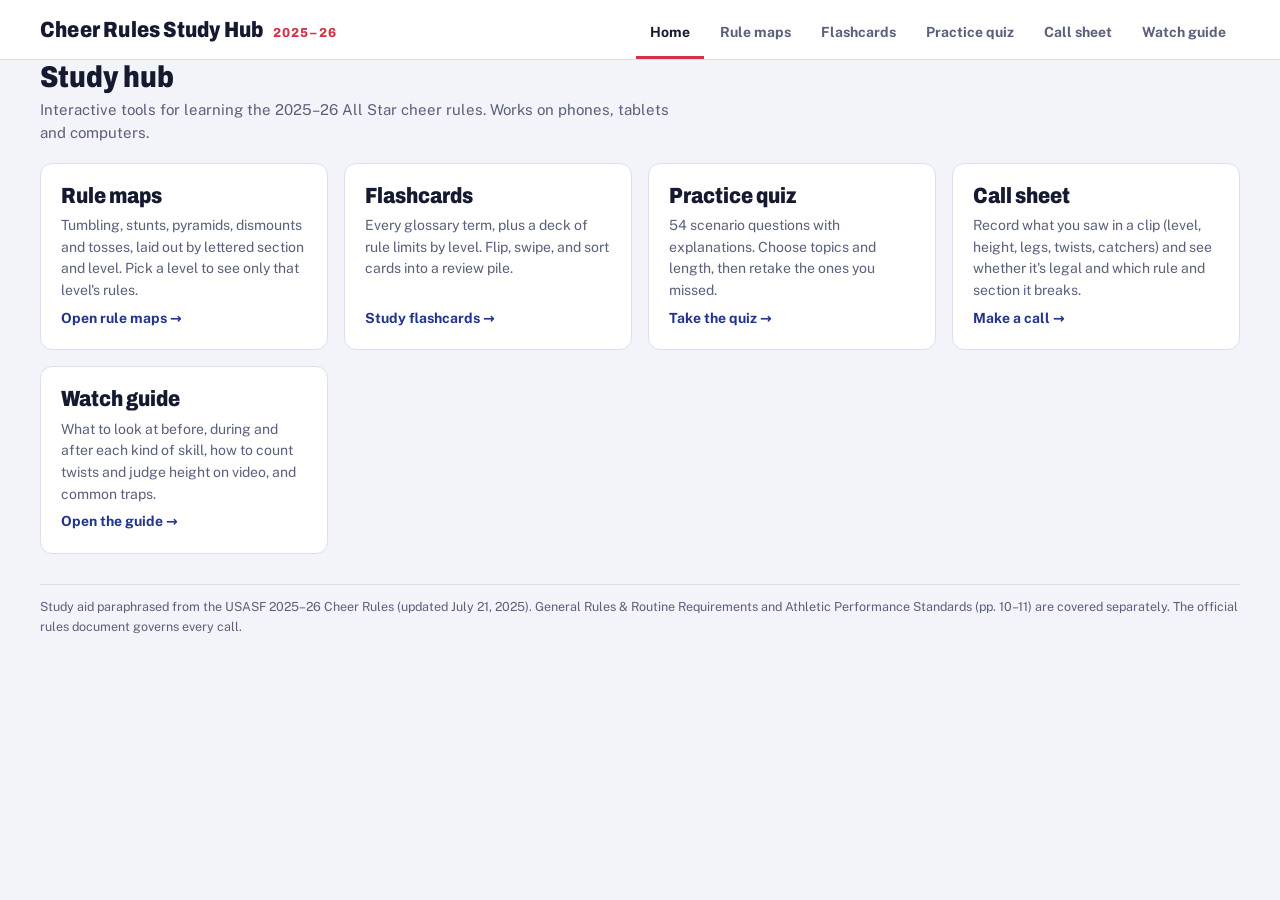
<file: index.html>
<!DOCTYPE html>
<html lang="en">
<head>
<meta charset="utf-8">
<meta name="viewport" content="width=device-width, initial-scale=1">
<meta name="description" content="Interactive study tools for the 2025-26 All Star cheer rules">
<meta name="theme-color" content="#22348c">
<meta name="apple-mobile-web-app-capable" content="yes">
<meta name="mobile-web-app-capable" content="yes">
<title>Cheer Rules 25-26 Study Hub</title>
<link rel="icon" href="data:image/svg+xml,%3Csvg xmlns='http://www.w3.org/2000/svg' viewBox='0 0 64 64'%3E%3Crect width='64' height='64' rx='14' fill='%2322348c'/%3E%3Ctext x='32' y='43' font-family='Arial' font-weight='900' font-size='28' fill='%23fff' text-anchor='middle'%3E25%3C/text%3E%3C/svg%3E">
<link rel="apple-touch-icon" href="data:image/svg+xml,%3Csvg xmlns='http://www.w3.org/2000/svg' viewBox='0 0 64 64'%3E%3Crect width='64' height='64' rx='14' fill='%2322348c'/%3E%3Ctext x='32' y='43' font-family='Arial' font-weight='900' font-size='28' fill='%23fff' text-anchor='middle'%3E25%3C/text%3E%3C/svg%3E">
<link rel="preconnect" href="https://fonts.googleapis.com">
<link rel="preconnect" href="https://fonts.gstatic.com" crossorigin>
<link href="https://fonts.googleapis.com/css2?family=Archivo:wdth,wght@62..125,500..900&family=Public+Sans:ital,wght@0,400;0,600;0,700;1,400&display=swap" rel="stylesheet">
<link rel="stylesheet" href="assets/style.css">
</head>
<body>
<header class="top"><div class="wrap">
  <div class="brand"><h1><a href="index.html">Cheer Rules Study Hub</a></h1><span class="yr">2025–26</span></div>
  <nav class="tabs" aria-label="Pages"><a href="index.html" aria-current="page">Home</a><a href="rule-maps.html">Rule maps</a><a href="flashcards.html">Flashcards</a><a href="quiz.html">Practice quiz</a><a href="call-sheet.html">Call sheet</a><a href="watch-guide.html">Watch guide</a></nav>
</div></header>
<main class="wrap">
<div class="intro"><div><h2>Study hub</h2><p>Interactive tools for learning the 2025–26 All Star cheer rules. Works on phones, tablets and computers.</p></div></div>
<div class="home">
  <a class="tile" href="rule-maps.html"><h3>Rule maps</h3><p>Tumbling, stunts, pyramids, dismounts and tosses, laid out by lettered section and level. Pick a level to see only that level's rules.</p><span class="go">Open rule maps →</span></a>
  <a class="tile" href="flashcards.html"><h3>Flashcards</h3><p>Every glossary term, plus a deck of rule limits by level. Flip, swipe, and sort cards into a review pile.</p><span class="go">Study flashcards →</span></a>
  <a class="tile" href="quiz.html"><h3>Practice quiz</h3><p>54 scenario questions with explanations. Choose topics and length, then retake the ones you missed.</p><span class="go">Take the quiz →</span></a>
  <a class="tile" href="call-sheet.html"><h3>Call sheet</h3><p>Record what you saw in a clip (level, height, legs, twists, catchers) and see whether it's legal and which rule and section it breaks.</p><span class="go">Make a call →</span></a>
  <a class="tile" href="watch-guide.html"><h3>Watch guide</h3><p>What to look at before, during and after each kind of skill, how to count twists and judge height on video, and common traps.</p><span class="go">Open the guide →</span></a>
</div>
  <p class="disclaimer">Study aid paraphrased from the USASF 2025–26 Cheer Rules (updated July 21, 2025). General Rules &amp; Routine Requirements and Athletic Performance Standards (pp. 10–11) are covered separately. The official rules document governs every call.</p>
</main>

</body>
</html>
</file>
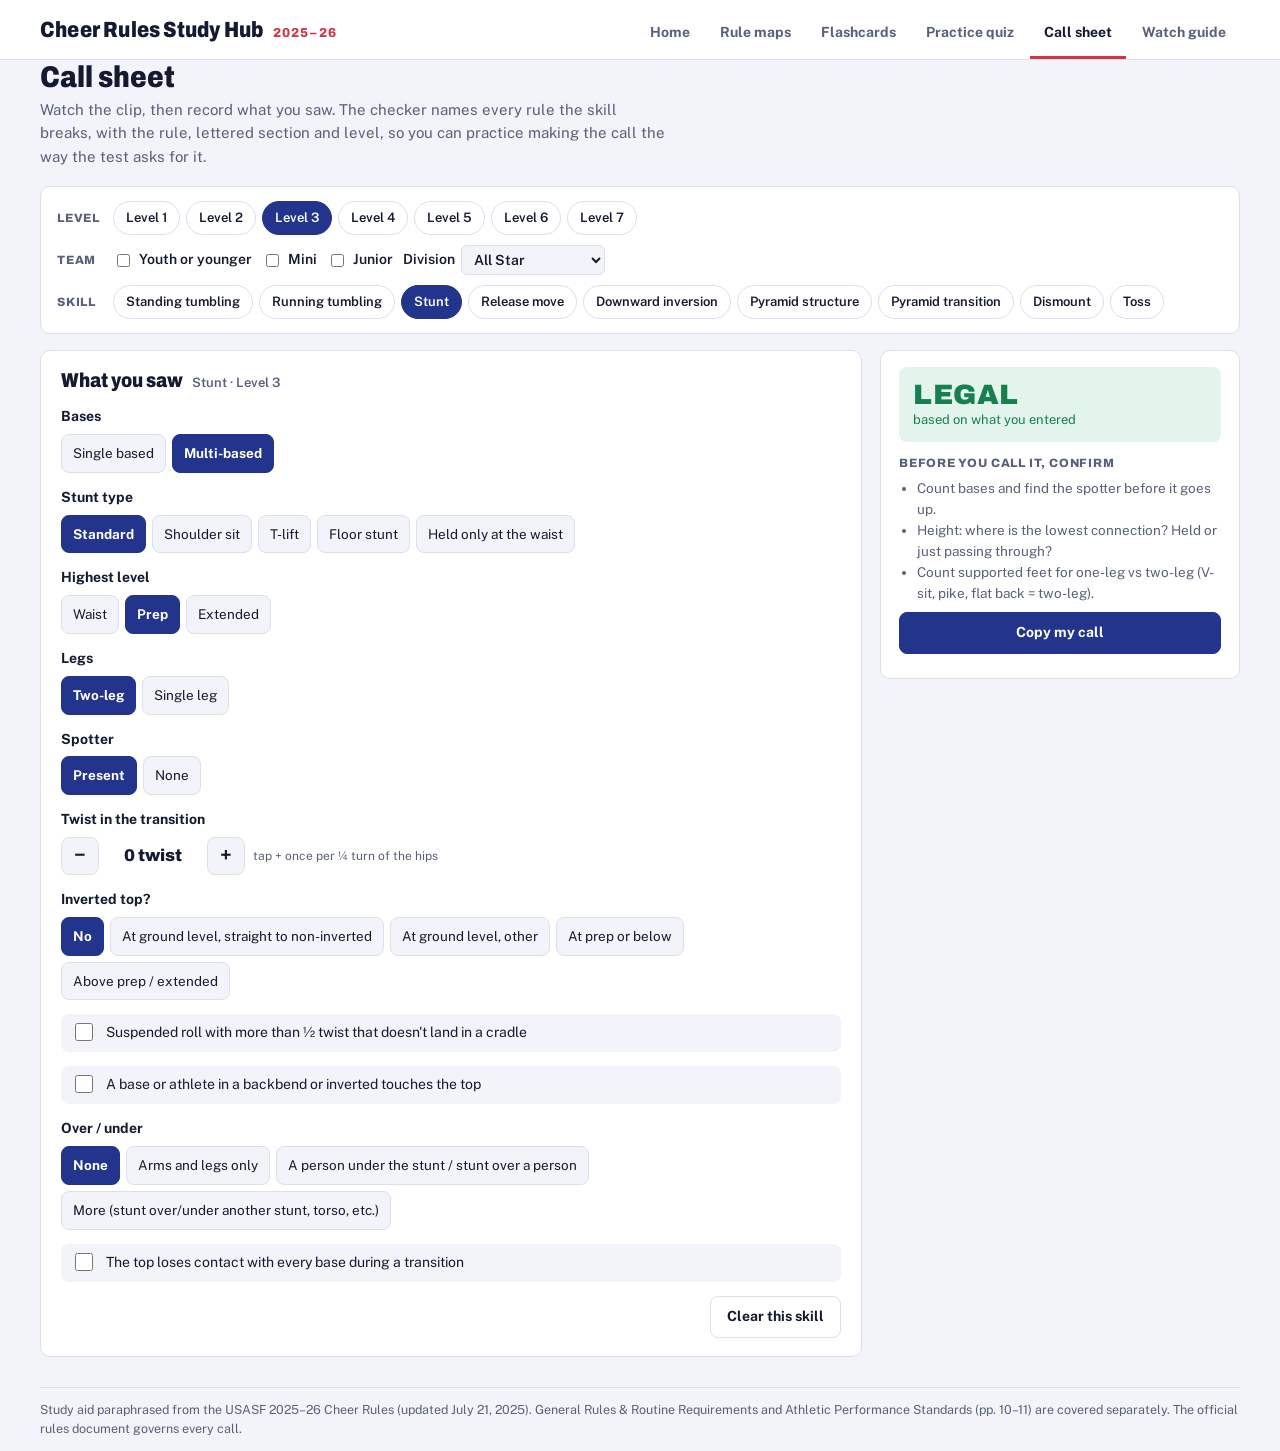
<file: call-sheet.html>
<!DOCTYPE html>
<html lang="en">
<head>
<meta charset="utf-8">
<meta name="viewport" content="width=device-width, initial-scale=1">
<meta name="description" content="Record what you saw in a clip and see which rules it breaks">
<meta name="theme-color" content="#22348c">
<meta name="apple-mobile-web-app-capable" content="yes">
<meta name="mobile-web-app-capable" content="yes">
<title>Call Sheet · Cheer Rules 25-26</title>
<link rel="icon" href="data:image/svg+xml,%3Csvg xmlns='http://www.w3.org/2000/svg' viewBox='0 0 64 64'%3E%3Crect width='64' height='64' rx='14' fill='%2322348c'/%3E%3Ctext x='32' y='43' font-family='Arial' font-weight='900' font-size='28' fill='%23fff' text-anchor='middle'%3E25%3C/text%3E%3C/svg%3E">
<link rel="apple-touch-icon" href="data:image/svg+xml,%3Csvg xmlns='http://www.w3.org/2000/svg' viewBox='0 0 64 64'%3E%3Crect width='64' height='64' rx='14' fill='%2322348c'/%3E%3Ctext x='32' y='43' font-family='Arial' font-weight='900' font-size='28' fill='%23fff' text-anchor='middle'%3E25%3C/text%3E%3C/svg%3E">
<link rel="preconnect" href="https://fonts.googleapis.com">
<link rel="preconnect" href="https://fonts.gstatic.com" crossorigin>
<link href="https://fonts.googleapis.com/css2?family=Archivo:wdth,wght@62..125,500..900&family=Public+Sans:ital,wght@0,400;0,600;0,700;1,400&display=swap" rel="stylesheet">
<link rel="stylesheet" href="assets/style.css">
</head>
<body>
<header class="top"><div class="wrap">
  <div class="brand"><h1><a href="index.html">Cheer Rules Study Hub</a></h1><span class="yr">2025–26</span></div>
  <nav class="tabs" aria-label="Pages"><a href="index.html">Home</a><a href="rule-maps.html">Rule maps</a><a href="flashcards.html">Flashcards</a><a href="quiz.html">Practice quiz</a><a href="call-sheet.html" aria-current="page">Call sheet</a><a href="watch-guide.html">Watch guide</a></nav>
</div></header>
<main class="wrap">
<div class="intro"><div><h2>Call sheet</h2><p>Watch the clip, then record what you saw. The checker names every rule the skill breaks, with the rule, lettered section and level, so you can practice making the call the way the test asks for it.</p></div></div>
<div id="callsheet"></div>
  <p class="disclaimer">Study aid paraphrased from the USASF 2025–26 Cheer Rules (updated July 21, 2025). General Rules &amp; Routine Requirements and Athletic Performance Standards (pp. 10–11) are covered separately. The official rules document governs every call.</p>
</main>
<script src="assets/engine.js"></script>
<script src="assets/callsheet.js"></script>
</body>
</html>
</file>
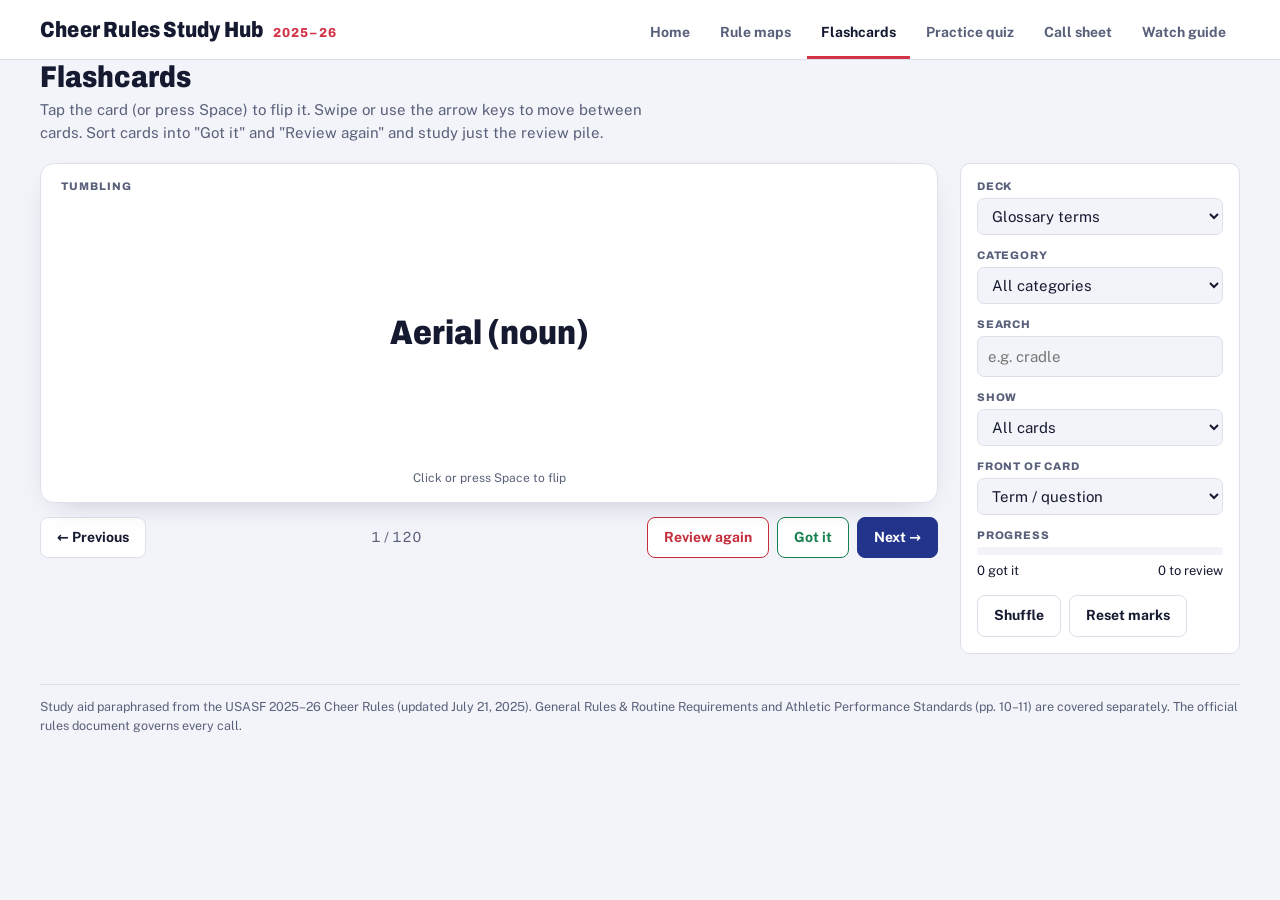
<file: flashcards.html>
<!DOCTYPE html>
<html lang="en">
<head>
<meta charset="utf-8">
<meta name="viewport" content="width=device-width, initial-scale=1">
<meta name="description" content="Glossary and rule flashcards">
<meta name="theme-color" content="#22348c">
<meta name="apple-mobile-web-app-capable" content="yes">
<meta name="mobile-web-app-capable" content="yes">
<title>Flashcards · Cheer Rules 25-26</title>
<link rel="icon" href="data:image/svg+xml,%3Csvg xmlns='http://www.w3.org/2000/svg' viewBox='0 0 64 64'%3E%3Crect width='64' height='64' rx='14' fill='%2322348c'/%3E%3Ctext x='32' y='43' font-family='Arial' font-weight='900' font-size='28' fill='%23fff' text-anchor='middle'%3E25%3C/text%3E%3C/svg%3E">
<link rel="apple-touch-icon" href="data:image/svg+xml,%3Csvg xmlns='http://www.w3.org/2000/svg' viewBox='0 0 64 64'%3E%3Crect width='64' height='64' rx='14' fill='%2322348c'/%3E%3Ctext x='32' y='43' font-family='Arial' font-weight='900' font-size='28' fill='%23fff' text-anchor='middle'%3E25%3C/text%3E%3C/svg%3E">
<link rel="preconnect" href="https://fonts.googleapis.com">
<link rel="preconnect" href="https://fonts.gstatic.com" crossorigin>
<link href="https://fonts.googleapis.com/css2?family=Archivo:wdth,wght@62..125,500..900&family=Public+Sans:ital,wght@0,400;0,600;0,700;1,400&display=swap" rel="stylesheet">
<link rel="stylesheet" href="assets/style.css">
</head>
<body>
<header class="top"><div class="wrap">
  <div class="brand"><h1><a href="index.html">Cheer Rules Study Hub</a></h1><span class="yr">2025–26</span></div>
  <nav class="tabs" aria-label="Pages"><a href="index.html">Home</a><a href="rule-maps.html">Rule maps</a><a href="flashcards.html" aria-current="page">Flashcards</a><a href="quiz.html">Practice quiz</a><a href="call-sheet.html">Call sheet</a><a href="watch-guide.html">Watch guide</a></nav>
</div></header>
<main class="wrap">
<section>
    <div class="intro"><div><h2>Flashcards</h2><p>Tap the card (or press Space) to flip it. Swipe or use the arrow keys to move between cards. Sort cards into "Got it" and "Review again" and study just the review pile.</p></div></div>
    <div class="fc-wrap">
      <div>
        <div class="fc-stage"><div class="card" id="card" tabindex="0" role="button" aria-label="Flip card">
          <div class="face front"><span class="k" id="fcCat"></span><div class="term" id="fcFront"></div><div class="hint">Click or press Space to flip</div></div>
          <div class="face back"><span class="k" id="fcCat2"></span><div class="def" id="fcBack"></div></div>
        </div></div>
        <p class="swipehint">Tap to flip · swipe left or right for the next card</p>
        <div class="fc-ctl">
          <button class="btn" id="fcPrev">← Previous</button>
          <span class="count" id="fcCount"></span>
          <div style="display:flex;gap:8px"><button class="btn again" id="fcAgain">Review again</button><button class="btn good" id="fcGood">Got it</button><button class="btn pri" id="fcNext">Next →</button></div>
        </div>
      </div>
      <aside class="side">
        <div><label for="fcDeck">Deck</label><select id="fcDeck"><option value="g">Glossary terms</option><option value="r">Rule limits</option></select></div>
        <div><label for="fcFilter">Category</label><select id="fcFilter"></select></div>
        <div><label for="fcSearch">Search</label><input type="search" id="fcSearch" placeholder="e.g. cradle"></div>
        <div><label for="fcPile">Show</label><select id="fcPile"><option value="all">All cards</option><option value="review">Review pile only</option><option value="new">Not yet marked</option></select></div>
        <div><label for="fcSide">Front of card</label><select id="fcSide"><option value="term">Term / question</option><option value="def">Definition / answer</option></select></div>
        <div><label>Progress</label><div class="prog"><i id="fcBar" style="width:0"></i></div>
          <div class="stat" style="margin-top:6px"><span id="fcGot">0 got it</span><span id="fcRev">0 to review</span></div></div>
        <div style="display:flex;gap:8px"><button class="btn" id="fcShuffle">Shuffle</button><button class="btn" id="fcReset">Reset marks</button></div>
      </aside>
    </div>
  </section>
  <p class="disclaimer">Study aid paraphrased from the USASF 2025–26 Cheer Rules (updated July 21, 2025). General Rules &amp; Routine Requirements and Athletic Performance Standards (pp. 10–11) are covered separately. The official rules document governs every call.</p>
</main>
<script src="assets/data.js"></script>
<script src="assets/app.js"></script>
</body>
</html>
</file>
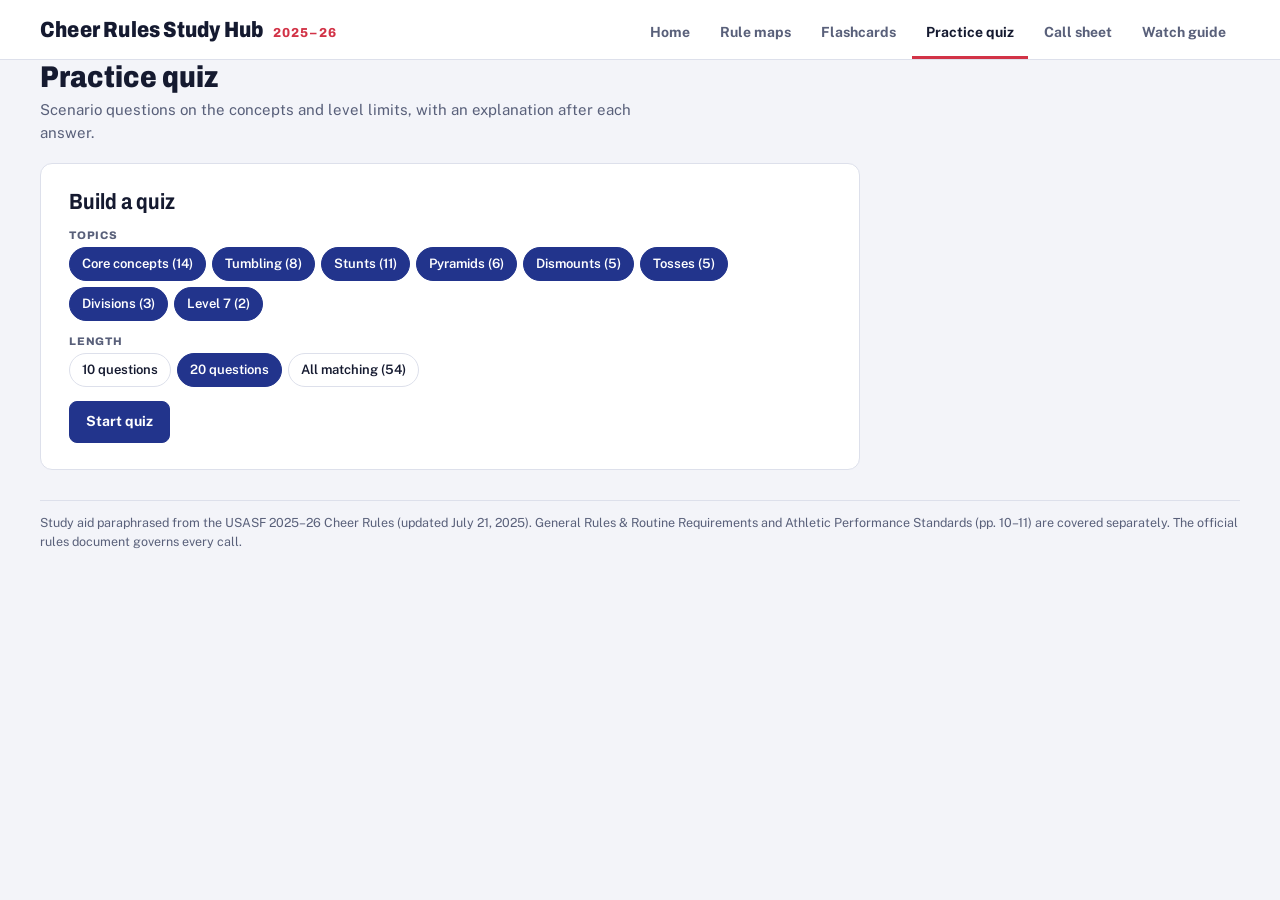
<file: quiz.html>
<!DOCTYPE html>
<html lang="en">
<head>
<meta charset="utf-8">
<meta name="viewport" content="width=device-width, initial-scale=1">
<meta name="description" content="Practice quiz on the 2025-26 cheer rules">
<meta name="theme-color" content="#22348c">
<meta name="apple-mobile-web-app-capable" content="yes">
<meta name="mobile-web-app-capable" content="yes">
<title>Practice Quiz · Cheer Rules 25-26</title>
<link rel="icon" href="data:image/svg+xml,%3Csvg xmlns='http://www.w3.org/2000/svg' viewBox='0 0 64 64'%3E%3Crect width='64' height='64' rx='14' fill='%2322348c'/%3E%3Ctext x='32' y='43' font-family='Arial' font-weight='900' font-size='28' fill='%23fff' text-anchor='middle'%3E25%3C/text%3E%3C/svg%3E">
<link rel="apple-touch-icon" href="data:image/svg+xml,%3Csvg xmlns='http://www.w3.org/2000/svg' viewBox='0 0 64 64'%3E%3Crect width='64' height='64' rx='14' fill='%2322348c'/%3E%3Ctext x='32' y='43' font-family='Arial' font-weight='900' font-size='28' fill='%23fff' text-anchor='middle'%3E25%3C/text%3E%3C/svg%3E">
<link rel="preconnect" href="https://fonts.googleapis.com">
<link rel="preconnect" href="https://fonts.gstatic.com" crossorigin>
<link href="https://fonts.googleapis.com/css2?family=Archivo:wdth,wght@62..125,500..900&family=Public+Sans:ital,wght@0,400;0,600;0,700;1,400&display=swap" rel="stylesheet">
<link rel="stylesheet" href="assets/style.css">
</head>
<body>
<header class="top"><div class="wrap">
  <div class="brand"><h1><a href="index.html">Cheer Rules Study Hub</a></h1><span class="yr">2025–26</span></div>
  <nav class="tabs" aria-label="Pages"><a href="index.html">Home</a><a href="rule-maps.html">Rule maps</a><a href="flashcards.html">Flashcards</a><a href="quiz.html" aria-current="page">Practice quiz</a><a href="call-sheet.html">Call sheet</a><a href="watch-guide.html">Watch guide</a></nav>
</div></header>
<main class="wrap">
<section>
    <div class="intro"><div><h2>Practice quiz</h2><p>Scenario questions on the concepts and level limits, with an explanation after each answer.</p></div></div>
    <div class="qbox" id="quizBox"></div>
  </section>
  <p class="disclaimer">Study aid paraphrased from the USASF 2025–26 Cheer Rules (updated July 21, 2025). General Rules &amp; Routine Requirements and Athletic Performance Standards (pp. 10–11) are covered separately. The official rules document governs every call.</p>
</main>
<script src="assets/data.js"></script>
<script src="assets/app.js"></script>
</body>
</html>
</file>
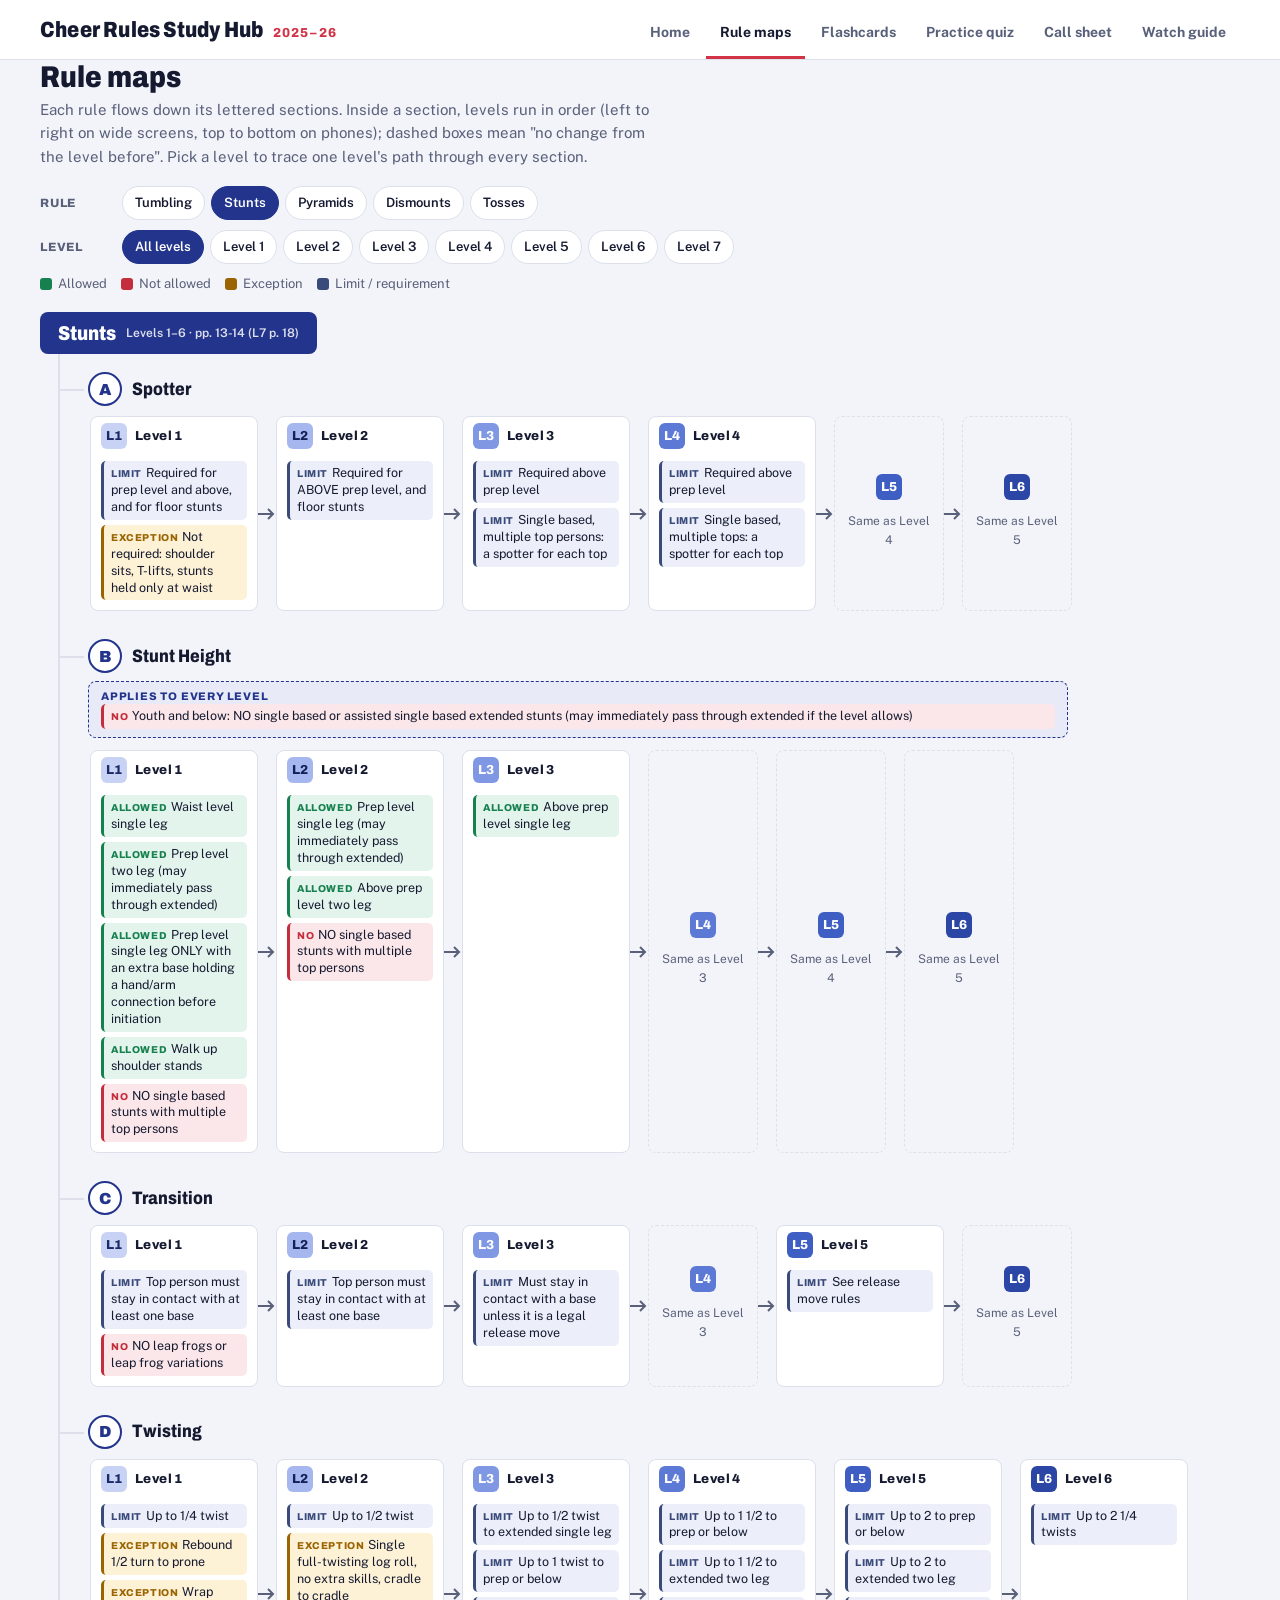
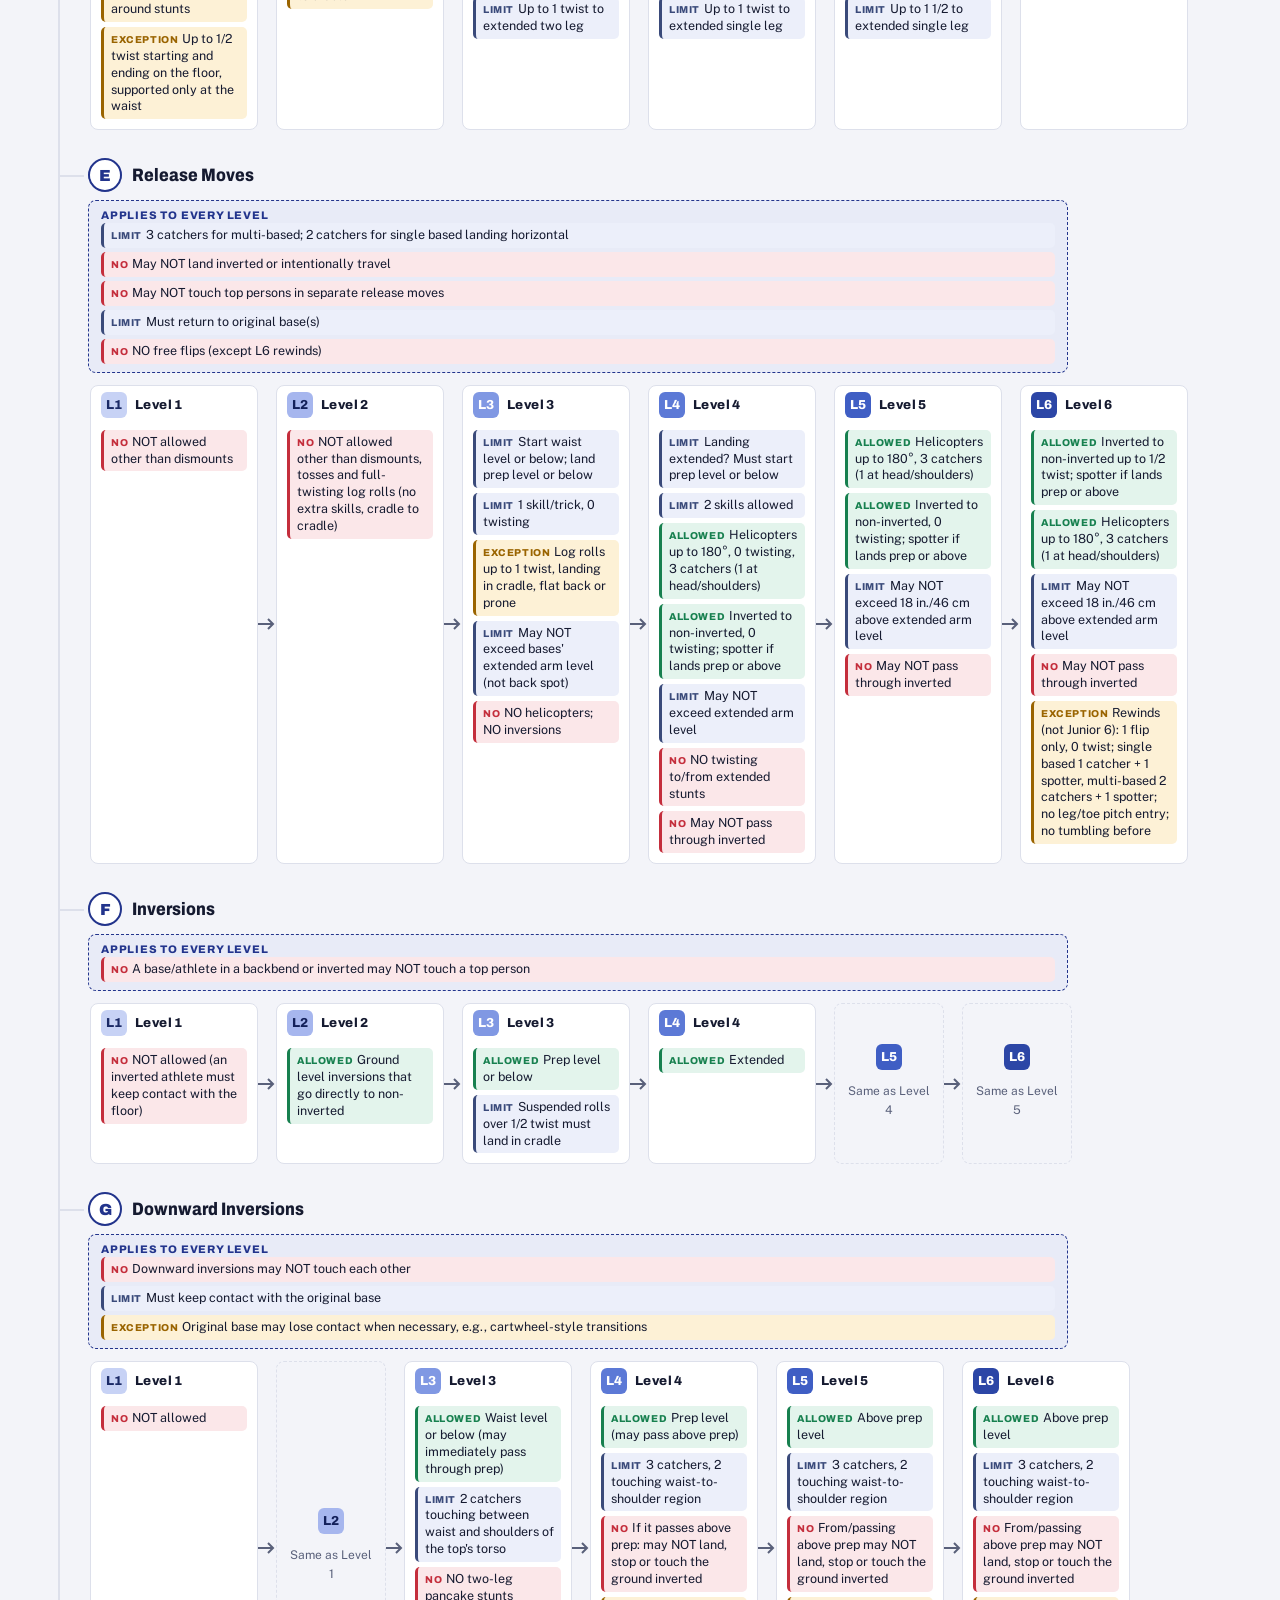
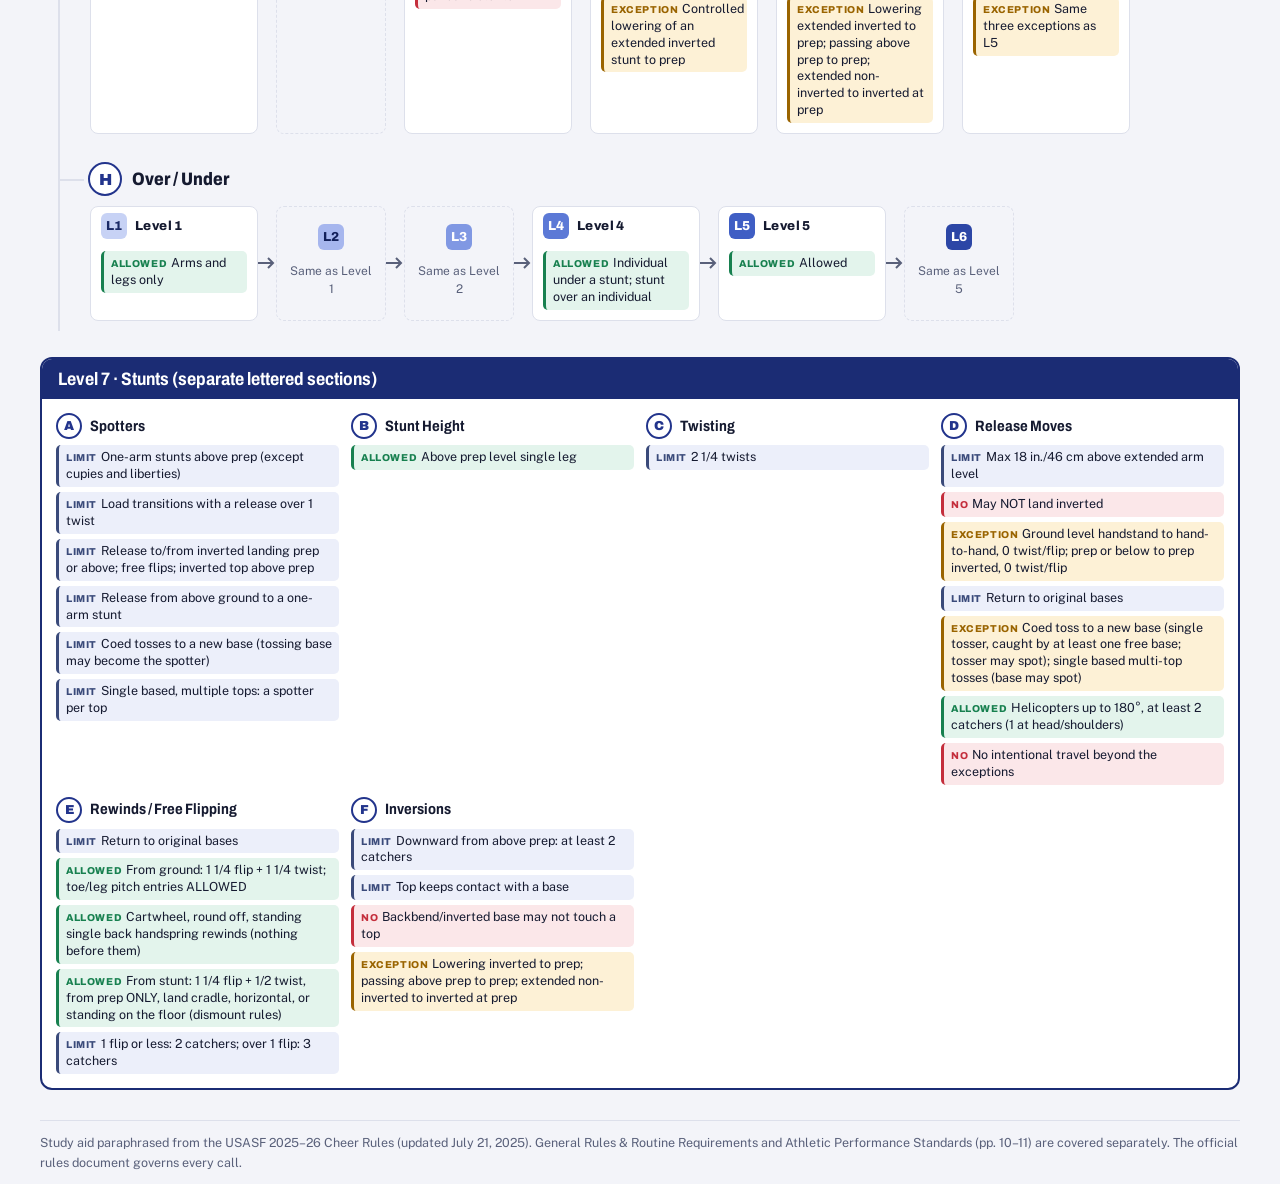
<file: rule-maps.html>
<!DOCTYPE html>
<html lang="en">
<head>
<meta charset="utf-8">
<meta name="viewport" content="width=device-width, initial-scale=1">
<meta name="description" content="Rule maps by section and level">
<meta name="theme-color" content="#22348c">
<meta name="apple-mobile-web-app-capable" content="yes">
<meta name="mobile-web-app-capable" content="yes">
<title>Rule Maps · Cheer Rules 25-26</title>
<link rel="icon" href="data:image/svg+xml,%3Csvg xmlns='http://www.w3.org/2000/svg' viewBox='0 0 64 64'%3E%3Crect width='64' height='64' rx='14' fill='%2322348c'/%3E%3Ctext x='32' y='43' font-family='Arial' font-weight='900' font-size='28' fill='%23fff' text-anchor='middle'%3E25%3C/text%3E%3C/svg%3E">
<link rel="apple-touch-icon" href="data:image/svg+xml,%3Csvg xmlns='http://www.w3.org/2000/svg' viewBox='0 0 64 64'%3E%3Crect width='64' height='64' rx='14' fill='%2322348c'/%3E%3Ctext x='32' y='43' font-family='Arial' font-weight='900' font-size='28' fill='%23fff' text-anchor='middle'%3E25%3C/text%3E%3C/svg%3E">
<link rel="preconnect" href="https://fonts.googleapis.com">
<link rel="preconnect" href="https://fonts.gstatic.com" crossorigin>
<link href="https://fonts.googleapis.com/css2?family=Archivo:wdth,wght@62..125,500..900&family=Public+Sans:ital,wght@0,400;0,600;0,700;1,400&display=swap" rel="stylesheet">
<link rel="stylesheet" href="assets/style.css">
</head>
<body>
<header class="top"><div class="wrap">
  <div class="brand"><h1><a href="index.html">Cheer Rules Study Hub</a></h1><span class="yr">2025–26</span></div>
  <nav class="tabs" aria-label="Pages"><a href="index.html">Home</a><a href="rule-maps.html" aria-current="page">Rule maps</a><a href="flashcards.html">Flashcards</a><a href="quiz.html">Practice quiz</a><a href="call-sheet.html">Call sheet</a><a href="watch-guide.html">Watch guide</a></nav>
</div></header>
<main class="wrap">
<section>
    <div class="intro"><div><h2>Rule maps</h2><p>Each rule flows down its lettered sections. Inside a section, levels run in order (left to right on wide screens, top to bottom on phones); dashed boxes mean "no change from the level before". Pick a level to trace one level's path through every section.</p></div></div>
    <div class="maptools">
      <div class="row"><span class="lbl">Rule</span><div class="chips" id="ruleChips"></div></div>
      <div class="row"><span class="lbl">Level</span><div class="chips" id="lvlChips"></div></div>
      <div class="legend"><span><i class="sw" style="background:var(--ok)"></i>Allowed</span><span><i class="sw" style="background:var(--no)"></i>Not allowed</span><span><i class="sw" style="background:var(--exc)"></i>Exception</span><span><i class="sw" style="background:var(--req)"></i>Limit / requirement</span></div>
    </div>
    <div id="flow" class="flow"></div>
  </section>
  <p class="disclaimer">Study aid paraphrased from the USASF 2025–26 Cheer Rules (updated July 21, 2025). General Rules &amp; Routine Requirements and Athletic Performance Standards (pp. 10–11) are covered separately. The official rules document governs every call.</p>
</main>
<script src="assets/data.js"></script>
<script src="assets/app.js"></script>
</body>
</html>
</file>
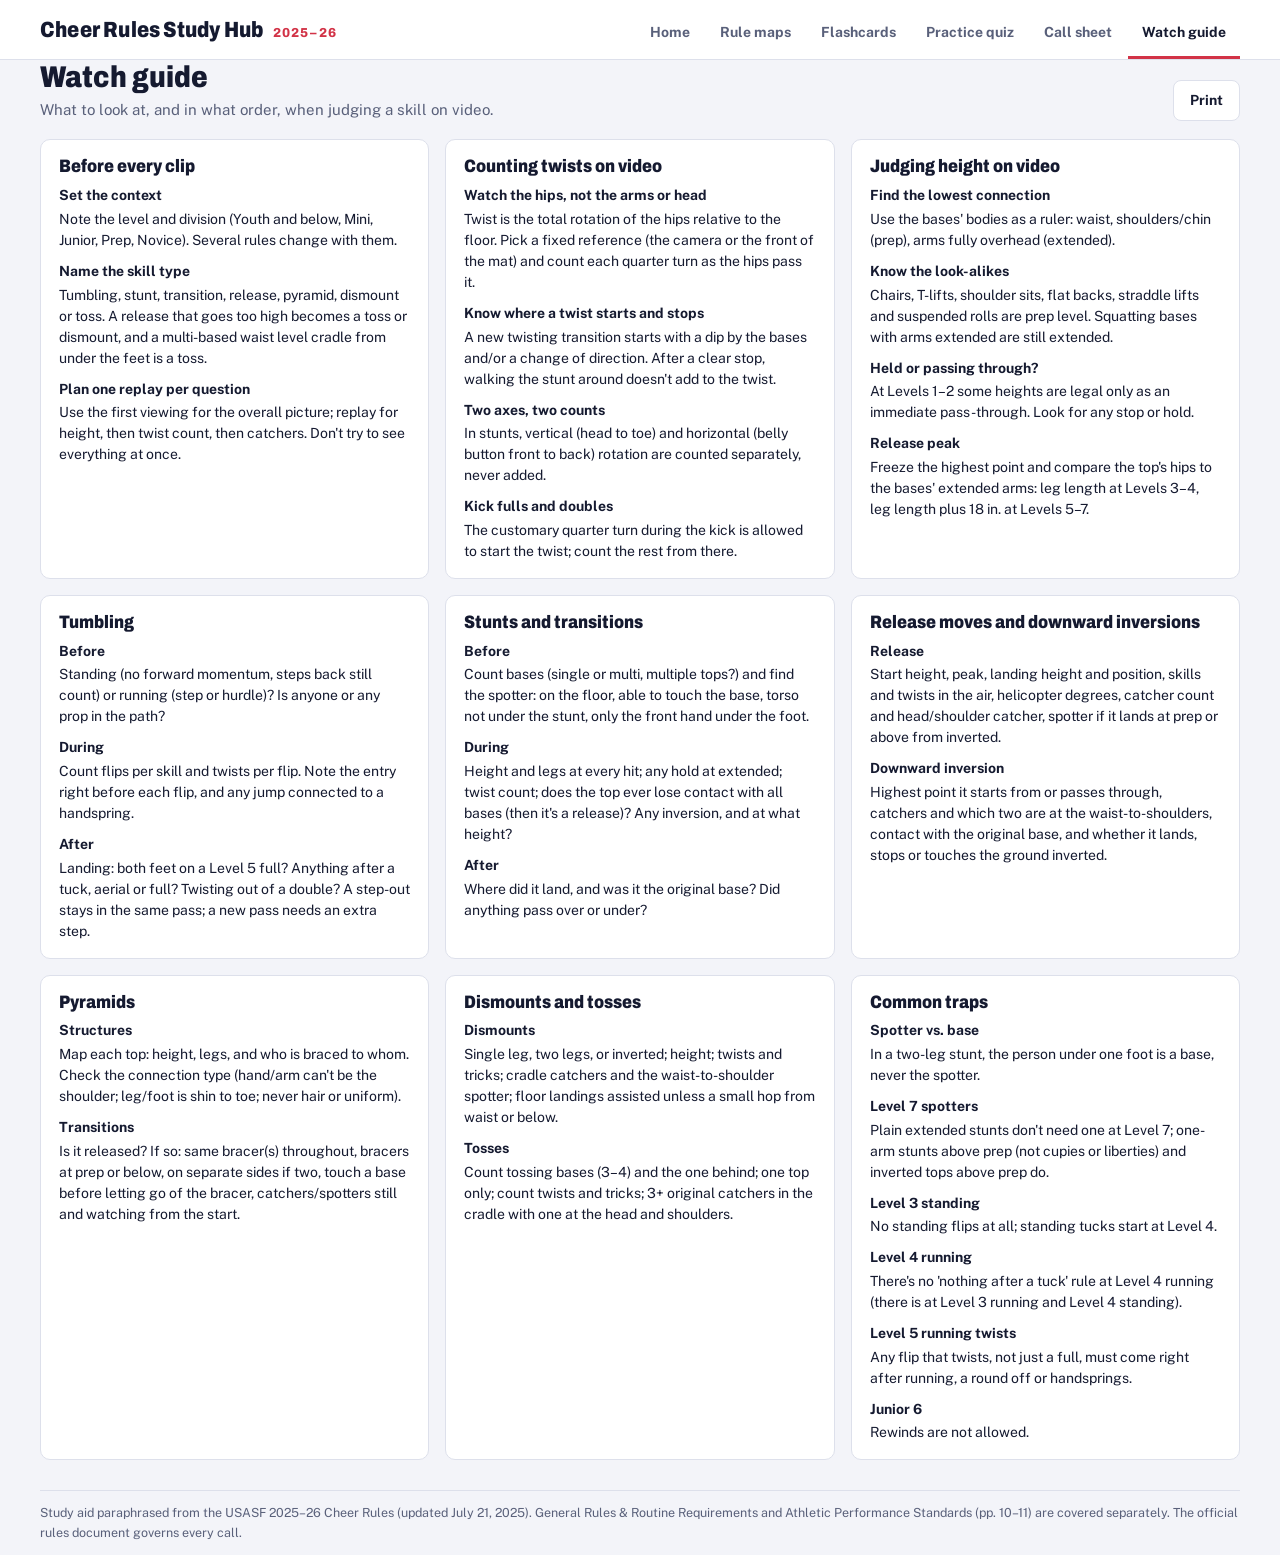
<file: watch-guide.html>
<!DOCTYPE html>
<html lang="en">
<head>
<meta charset="utf-8">
<meta name="viewport" content="width=device-width, initial-scale=1">
<meta name="description" content="What to look at when judging a skill on video">
<meta name="theme-color" content="#22348c">
<meta name="apple-mobile-web-app-capable" content="yes">
<meta name="mobile-web-app-capable" content="yes">
<title>Watch Guide · Cheer Rules 25-26</title>
<link rel="icon" href="data:image/svg+xml,%3Csvg xmlns='http://www.w3.org/2000/svg' viewBox='0 0 64 64'%3E%3Crect width='64' height='64' rx='14' fill='%2322348c'/%3E%3Ctext x='32' y='43' font-family='Arial' font-weight='900' font-size='28' fill='%23fff' text-anchor='middle'%3E25%3C/text%3E%3C/svg%3E">
<link rel="apple-touch-icon" href="data:image/svg+xml,%3Csvg xmlns='http://www.w3.org/2000/svg' viewBox='0 0 64 64'%3E%3Crect width='64' height='64' rx='14' fill='%2322348c'/%3E%3Ctext x='32' y='43' font-family='Arial' font-weight='900' font-size='28' fill='%23fff' text-anchor='middle'%3E25%3C/text%3E%3C/svg%3E">
<link rel="preconnect" href="https://fonts.googleapis.com">
<link rel="preconnect" href="https://fonts.gstatic.com" crossorigin>
<link href="https://fonts.googleapis.com/css2?family=Archivo:wdth,wght@62..125,500..900&family=Public+Sans:ital,wght@0,400;0,600;0,700;1,400&display=swap" rel="stylesheet">
<link rel="stylesheet" href="assets/style.css">
</head>
<body>
<header class="top"><div class="wrap">
  <div class="brand"><h1><a href="index.html">Cheer Rules Study Hub</a></h1><span class="yr">2025–26</span></div>
  <nav class="tabs" aria-label="Pages"><a href="index.html">Home</a><a href="rule-maps.html">Rule maps</a><a href="flashcards.html">Flashcards</a><a href="quiz.html">Practice quiz</a><a href="call-sheet.html">Call sheet</a><a href="watch-guide.html" aria-current="page">Watch guide</a></nav>
</div></header>
<main class="wrap">
<div class="intro"><div><h2>Watch guide</h2><p>What to look at, and in what order, when judging a skill on video.</p></div><button class="btn wg-print" type="button" onclick="try{window.print()}catch(e){}">Print</button></div>
<div class="wg" id="watchguide"></div>
  <p class="disclaimer">Study aid paraphrased from the USASF 2025–26 Cheer Rules (updated July 21, 2025). General Rules &amp; Routine Requirements and Athletic Performance Standards (pp. 10–11) are covered separately. The official rules document governs every call.</p>
</main>
<script src="assets/engine.js"></script>
<script src="assets/callsheet.js"></script>
</body>
</html>
</file>
<file: assets/style.css>
:root{
  /* Layout: top bar + tab views; rule maps are horizontal flow rows per lettered section */
  --bg:#f3f4f9; --surface:#ffffff; --ink:#151a30; --muted:#59607a; --line:#dde0eb;
  --accent:#22348c; --accent-ink:#ffffff; --soft:#e8ebf7;
  --ok:#17804f; --ok-bg:#e3f4ec; --no:#c42e3c; --no-bg:#fbe7e9;
  --exc:#9a6400; --exc-bg:#fdf1d6; --req:#3a4a7a; --req-bg:#eceffa;
  --arc:#d23347; --ring:#d9dcea;
  --l1:#c7d2f5; --l2:#a6b6ee; --l3:#8098e3; --l4:#5c79d6; --l5:#3f5ec4; --l6:#2c46a6; --l7:#1b2c74;
  --display:"Archivo","Arial Narrow",system-ui,sans-serif;
  --body:"Public Sans",system-ui,-apple-system,"Segoe UI",sans-serif;
  color-scheme:light;
}
@media (prefers-color-scheme: dark){
  :root:not([data-theme="light"]){
    --bg:#0f1220; --surface:#181c2e; --ink:#e8eaf4; --muted:#a2a8c3; --line:#2c3150;
    --accent:#8ea3ff; --accent-ink:#0f1220; --soft:#22284a;
    --ok:#5fd19a; --ok-bg:#12301f; --no:#ff7b86; --no-bg:#3a161b; --exc:#f2c35a; --exc-bg:#33270c; --req:#b6c1ec; --req-bg:#232a4a;
    --arc:#ff6b7c; --ring:#343a5c;
    --l1:#2a3566; --l2:#33418a; --l3:#3f51a8; --l4:#5068c4; --l5:#6c83da; --l6:#8ea3ec; --l7:#b9c6ff;
    color-scheme:dark;
  }
}
:root[data-theme="dark"]{
    --bg:#0f1220; --surface:#181c2e; --ink:#e8eaf4; --muted:#a2a8c3; --line:#2c3150;
    --accent:#8ea3ff; --accent-ink:#0f1220; --soft:#22284a;
    --ok:#5fd19a; --ok-bg:#12301f; --no:#ff7b86; --no-bg:#3a161b; --exc:#f2c35a; --exc-bg:#33270c; --req:#b6c1ec; --req-bg:#232a4a;
    --arc:#ff6b7c; --ring:#343a5c;
    --l1:#2a3566; --l2:#33418a; --l3:#3f51a8; --l4:#5068c4; --l5:#6c83da; --l6:#8ea3ec; --l7:#b9c6ff;
    color-scheme:dark;
}
*{box-sizing:border-box}
html,body{margin:0}
body{background:var(--bg);color:var(--ink);font:15px/1.55 var(--body)}
h1,h2,h3,h4{font-family:var(--display);font-stretch:85%;text-wrap:balance;margin:0;line-height:1.15}
button{font:inherit;color:inherit}
:focus-visible{outline:3px solid var(--accent);outline-offset:2px}
.wrap{max-width:1240px;margin:0 auto;padding:0 20px}

header.top{background:var(--surface);border-bottom:1px solid var(--line);position:sticky;top:0;z-index:5}
.top .wrap{display:flex;align-items:center;gap:20px;flex-wrap:wrap;padding-top:12px;padding-bottom:0}
.brand{display:flex;align-items:baseline;gap:10px;padding-bottom:10px}
.brand h1{font-size:22px;font-weight:850;letter-spacing:.2px}
.brand .yr{font:800 13px var(--display);color:var(--arc);letter-spacing:1px}
nav.tabs{display:flex;gap:2px;margin-left:auto;overflow-x:auto}
nav.tabs a{padding:10px 14px 12px;text-decoration:none;color:var(--muted);font-weight:700;font-size:14px;border-bottom:3px solid transparent;white-space:nowrap}
nav.tabs a[aria-current="page"]{color:var(--ink);border-color:var(--arc)}
main{padding:28px 0 60px}
.view{display:none}.view.on{display:block}
.intro{display:flex;justify-content:space-between;align-items:end;gap:16px;flex-wrap:wrap;margin-bottom:18px}
.intro h2{font-size:30px;font-weight:850}
.intro p{margin:4px 0 0;color:var(--muted);max-width:70ch}

/* chips */
.chips{display:flex;gap:6px;flex-wrap:wrap}
.chip{border:1px solid var(--line);background:var(--surface);border-radius:999px;padding:6px 12px;font-size:13px;font-weight:600;cursor:pointer}
.chip[aria-pressed="true"]{background:var(--accent);color:var(--accent-ink);border-color:var(--accent)}
.pill{display:inline-block;font-size:11px;font-weight:700;letter-spacing:.3px;text-transform:uppercase;padding:1px 7px;border-radius:4px;vertical-align:1px}
.pill.exc{background:var(--exc-bg);color:var(--exc)}
.lv{display:inline-grid;place-items:center;min-width:26px;height:26px;border-radius:6px;font:800 13px var(--display);color:#fff}
.l1{background:var(--l1);color:#1b2a66}.l2{background:var(--l2);color:#13205a}.l3{background:var(--l3)}.l4{background:var(--l4)}.l5{background:var(--l5)}.l6{background:var(--l6)}.l7{background:var(--l7)}
@media (prefers-color-scheme: dark){:root:not([data-theme="light"]) .l1,:root:not([data-theme="light"]) .l2{color:#fff} :root:not([data-theme="light"]) .l6,:root:not([data-theme="light"]) .l7{color:#0f1220}}
:root[data-theme="dark"] .l1,:root[data-theme="dark"] .l2{color:#fff} :root[data-theme="dark"] .l6,:root[data-theme="dark"] .l7{color:#0f1220}

/* Study guide */
.guide{display:grid;grid-template-columns:230px 1fr;gap:28px;align-items:start}
.toc{position:sticky;top:90px;display:flex;flex-direction:column;gap:2px;font-size:14px}
.toc a{color:var(--muted);text-decoration:none;padding:6px 10px;border-left:3px solid var(--line)}
.toc a:hover{color:var(--ink);border-color:var(--accent)}
.gsec{background:var(--surface);border:1px solid var(--line);border-radius:10px;padding:22px 26px;margin-bottom:18px}
.gsec h3{font-size:22px;font-weight:800;margin-bottom:12px}
.gsec h4{font-size:16px;font-weight:800;margin:20px 0 6px;font-stretch:95%}
.gsec p,.gsec li{max-width:78ch}
.gsec .lede{font-size:16px}
ul.tight{margin:6px 0;padding-left:20px}ul.tight li{margin:3px 0}
.callout{border-left:4px solid;border-radius:6px;padding:10px 14px;margin:12px 0}
.callout.exc{background:var(--exc-bg);border-color:var(--exc)}
.callout.warn{background:var(--no-bg);border-color:var(--no)}
.callout.key{background:var(--req-bg);border-color:var(--accent)}
.callout ul{margin-bottom:0}
table.nuance{width:100%;border-collapse:collapse;margin:10px 0;font-size:14px}
table.nuance th{text-align:left;font:800 12px var(--display);letter-spacing:.6px;text-transform:uppercase;color:var(--muted);padding:6px 8px;border-bottom:2px solid var(--line)}
table.nuance td{padding:9px 8px;border-bottom:1px solid var(--line);vertical-align:top}
table.nuance td:first-child{width:110px}
.ladder-mini{margin:8px 0}

/* Rule maps */
.maptools{display:flex;flex-direction:column;gap:10px;margin-bottom:18px}
.maptools .row{display:flex;gap:12px;align-items:center;flex-wrap:wrap}
.maptools .lbl{font:800 12px var(--display);letter-spacing:.8px;text-transform:uppercase;color:var(--muted);width:70px}
.legend{display:flex;gap:14px;flex-wrap:wrap;font-size:13px;color:var(--muted)}
.legend span{display:inline-flex;align-items:center;gap:6px}
.sw{width:12px;height:12px;border-radius:3px;display:inline-block}
.flow{position:relative}
.rootnode{display:inline-flex;align-items:center;gap:10px;background:var(--accent);color:var(--accent-ink);padding:10px 18px;border-radius:8px;font:850 20px var(--display);font-stretch:85%}
.rootnode small{font:600 12px var(--body);opacity:.85}
.sec{position:relative;margin-left:18px;padding-left:28px;border-left:2px solid var(--line);padding-top:18px}
.sec:last-child{border-left-color:transparent}
.sec::before{content:"";position:absolute;left:-2px;top:0;height:40px;border-left:2px solid var(--line)}
.sechead{display:flex;align-items:center;gap:10px;position:relative;margin-bottom:8px}
.sechead::before{content:"";position:absolute;left:-28px;top:50%;width:24px;border-top:2px solid var(--line)}
.letter{width:34px;height:34px;border-radius:50%;display:grid;place-items:center;background:var(--surface);border:2px solid var(--accent);color:var(--accent);font:900 16px var(--display)}
.sechead h3{font-size:18px;font-weight:800}
.allbox{background:var(--soft);border:1px dashed var(--accent);border-radius:8px;padding:8px 12px;margin:0 0 10px;font-size:13px;max-width:980px}
.allbox b.t{font:800 11px var(--display);letter-spacing:.8px;text-transform:uppercase;color:var(--accent);display:block;margin-bottom:2px}
.lvrow{display:flex;align-items:stretch;overflow-x:auto;padding:2px 2px 10px;gap:0}
.node{flex:0 0 168px;background:var(--surface);border:1px solid var(--line);border-radius:8px;overflow:hidden;display:flex;flex-direction:column;transition:opacity .2s}
.node .nh{display:flex;align-items:center;gap:8px;padding:6px 10px;font:800 13px var(--display);letter-spacing:.4px}
.node .nb{padding:6px 10px 10px;display:flex;flex-direction:column;gap:5px}
.node.same{flex-basis:110px;justify-content:center;align-items:center;background:transparent;border-style:dashed;color:var(--muted);font-size:12px;text-align:center}
.node.same .nb{align-items:center}
.arrow{flex:0 0 18px;display:grid;place-items:center;color:var(--muted)}
.it{font-size:12.5px;line-height:1.35;padding:4px 7px;border-radius:5px;border-left:3px solid}
.it.ok{background:var(--ok-bg);border-color:var(--ok)}
.it.no{background:var(--no-bg);border-color:var(--no)}
.it.exc{background:var(--exc-bg);border-color:var(--exc)}
.it.req{background:var(--req-bg);border-color:var(--req)}
.it .tg{font:800 10px var(--display);letter-spacing:.6px;text-transform:uppercase;margin-right:4px}
.it.ok .tg{color:var(--ok)}.it.no .tg{color:var(--no)}.it.exc .tg{color:var(--exc)}.it.req .tg{color:var(--req)}
.dim{opacity:.18}
.l7panel{margin-top:26px;border:2px solid var(--l7);border-radius:12px;background:var(--surface);overflow:hidden}
.l7panel>h3{background:var(--l7);color:#fff;padding:10px 16px;font-size:18px}
:root[data-theme="dark"] .l7panel>h3{color:#0f1220}
@media (prefers-color-scheme: dark){:root:not([data-theme="light"]) .l7panel>h3{color:#0f1220}}
.l7grid{display:grid;grid-template-columns:repeat(auto-fill,minmax(260px,1fr));gap:12px;padding:14px}
.l7card h4{display:flex;align-items:center;gap:8px;font-size:15px;margin-bottom:6px}
.l7card h4 .letter{width:26px;height:26px;font-size:13px}
.l7card .nb{display:flex;flex-direction:column;gap:5px}

/* Progressions */
.pcard{background:var(--surface);border:1px solid var(--line);border-radius:10px;padding:20px 22px;margin-bottom:20px}
.pcard h3{font-size:20px;font-weight:800}
.pcard .note{color:var(--muted);margin:4px 0 14px;max-width:85ch;font-size:14px}
.pgrid{display:grid;grid-template-columns:170px repeat(7,minmax(84px,1fr));gap:6px;align-items:center;min-width:780px}
.pscroll{overflow-x:auto}
.pgrid .hd{text-align:center}
.pgrid .rl{font-weight:700;font-size:13px}
.dialc{display:flex;flex-direction:column;align-items:center;gap:2px;padding:6px 0;border-radius:8px}
.dialc .v{font:850 16px var(--display);font-variant-numeric:tabular-nums}
.dialc .s{font-size:11px;color:var(--muted)}
.dialc.na{background:repeating-linear-gradient(135deg,transparent 0 6px,var(--line) 6px 7px)}
.dialc.na .v{color:var(--muted)}
.dialc.up{background:var(--soft)}
.pfoot{font-size:12.5px;color:var(--muted);margin-top:10px}
.tumb{display:grid;grid-template-columns:100px repeat(7,minmax(110px,1fr));gap:6px;min-width:880px}
.tcell{background:var(--bg);border-radius:8px;padding:8px;display:flex;flex-direction:column;align-items:center;gap:4px;text-align:center}
.tcell .sk{font-size:11.5px;line-height:1.3;color:var(--muted)}
.tcell .ft{font:800 12px var(--display);letter-spacing:.3px}
.two{display:grid;grid-template-columns:1fr 1fr;gap:20px}
@media (max-width:900px){.two{grid-template-columns:1fr}}

/* Flashcards */
.fc-wrap{display:grid;grid-template-columns:1fr 280px;gap:22px;align-items:start}
.fc-stage{perspective:1400px}
.card{position:relative;height:340px;cursor:pointer;transform-style:preserve-3d;transition:transform .45s}
.card.flip{transform:rotateY(180deg)}
.face{position:absolute;inset:0;backface-visibility:hidden;border-radius:14px;padding:30px 34px;display:flex;flex-direction:column;justify-content:center;border:1px solid var(--line);background:var(--surface);box-shadow:0 10px 30px -18px rgba(20,30,80,.35)}
.face.back{transform:rotateY(180deg);background:var(--soft)}
.face .k{position:absolute;top:16px;left:20px;font:800 11px var(--display);letter-spacing:1px;text-transform:uppercase;color:var(--muted)}
.face .term{font:850 34px var(--display);font-stretch:85%;text-align:center;text-wrap:balance}
.face .def{font-size:18px;line-height:1.5;max-width:62ch;margin:0 auto}
.face .hint{position:absolute;bottom:14px;left:0;right:0;text-align:center;font-size:12px;color:var(--muted)}
.fc-ctl{display:flex;justify-content:space-between;align-items:center;gap:10px;margin-top:14px;flex-wrap:wrap}
.btn{border:1px solid var(--line);background:var(--surface);padding:9px 16px;border-radius:8px;font-weight:700;font-size:14px;cursor:pointer}
.btn.pri{background:var(--accent);color:var(--accent-ink);border-color:var(--accent)}
.btn.good{border-color:var(--ok);color:var(--ok)}
.btn.again{border-color:var(--no);color:var(--no)}
.btn:disabled{opacity:.4;cursor:default}
.side{background:var(--surface);border:1px solid var(--line);border-radius:10px;padding:16px;display:flex;flex-direction:column;gap:14px}
.side label{font:800 11px var(--display);letter-spacing:.8px;text-transform:uppercase;color:var(--muted);display:block;margin-bottom:6px}
.side select,.side input[type=search]{width:100%;padding:8px 10px;border:1px solid var(--line);border-radius:7px;background:var(--bg);color:var(--ink);font:inherit}
.prog{height:8px;background:var(--bg);border-radius:9px;overflow:hidden}.prog i{display:block;height:100%;background:var(--ok)}
.stat{display:flex;justify-content:space-between;font-size:13px}
.count{font-variant-numeric:tabular-nums;color:var(--muted);font-size:14px}

/* Quiz */
.qbox{background:var(--surface);border:1px solid var(--line);border-radius:12px;padding:26px 28px;max-width:820px}
.qmeta{display:flex;justify-content:space-between;color:var(--muted);font-size:13px;margin-bottom:10px}
.qtext{font:800 21px var(--display);font-stretch:90%;margin-bottom:16px}
.opts{display:flex;flex-direction:column;gap:8px}
.opt{text-align:left;border:1.5px solid var(--line);background:var(--bg);border-radius:9px;padding:12px 14px;cursor:pointer;font-size:15px;display:flex;gap:10px}
.opt .ltr{font:800 13px var(--display);color:var(--muted);width:18px}
.opt:hover:not(:disabled){border-color:var(--accent)}
.opt.right{border-color:var(--ok);background:var(--ok-bg)}
.opt.wrong{border-color:var(--no);background:var(--no-bg)}
.opt:disabled{cursor:default}
.expl{margin-top:14px;padding:12px 14px;border-radius:8px;background:var(--req-bg);font-size:14.5px}
.expl b{display:block;margin-bottom:2px}
.qnav{display:flex;justify-content:flex-end;gap:10px;margin-top:16px}
.setup{display:flex;flex-direction:column;gap:14px}
.score{font:900 56px var(--display);color:var(--accent)}
.missed{margin-top:14px;display:flex;flex-direction:column;gap:10px}
.missed div{border-left:3px solid var(--no);padding:6px 12px;background:var(--bg);border-radius:4px;font-size:14px}
.disclaimer{color:var(--muted);font-size:12.5px;margin-top:30px;border-top:1px solid var(--line);padding-top:12px}

@media (max-width:820px){
  .guide{grid-template-columns:1fr}.toc{position:static;flex-direction:row;flex-wrap:wrap}.toc a{border-left:0;border-bottom:2px solid var(--line)}
  .fc-wrap{grid-template-columns:1fr}
  .face .term{font-size:26px}.face .def{font-size:16px}.card{height:380px}
  .gsec{padding:18px}
  .sec{margin-left:6px;padding-left:16px}.sechead::before{left:-16px;width:12px}
}
@media (prefers-reduced-motion: reduce){.card{transition:none}.node{transition:none}}


.node.same .full{display:none}
.lvfocus .node.same{flex-basis:168px;justify-content:flex-start;align-items:stretch;background:var(--surface);border-style:solid;color:var(--ink);text-align:left;font-size:inherit}
.lvfocus .node.same .full{display:flex}.lvfocus .node.same .nh .full{display:inline}
.lvfocus .node.same .sm{display:none}
.lvfocus .node.same .nb{align-items:stretch}
/* ---- site additions: page nav + mobile ---- */
.brand a{color:inherit;text-decoration:none}
.home{display:grid;grid-template-columns:repeat(auto-fit,minmax(240px,1fr));gap:16px;margin-top:10px}
.tile{display:flex;flex-direction:column;gap:6px;background:var(--surface);border:1px solid var(--line);border-radius:12px;padding:20px;text-decoration:none;color:var(--ink)}
.tile:hover{border-color:var(--accent)}
.tile h3{font-size:22px;font-weight:850}
.tile p{margin:0;color:var(--muted);font-size:14px}
.tile .go{margin-top:auto;font-weight:700;color:var(--accent);font-size:14px}
.swipehint{display:none}
@media (max-width:700px){
  body{font-size:15px}
  .wrap{padding:0 14px}
  .top .wrap{gap:0;padding-top:8px}
  .brand{width:100%;padding-bottom:4px}.brand h1{font-size:19px}
  nav.tabs{margin-left:-6px;width:calc(100% + 12px)}
  nav.tabs a{padding:8px 10px 10px;font-size:13.5px}
  main{padding:18px 0 40px}
  .intro h2{font-size:25px}
  .maptools .lbl{width:auto}
  .maptools .chips{flex-wrap:nowrap;overflow-x:auto;padding-bottom:4px;-webkit-overflow-scrolling:touch}
  .chip{white-space:nowrap}
  .rootnode{font-size:18px}
  .lvrow{flex-direction:column;overflow:visible;padding-bottom:4px}
  .node,.node.same{flex:none;width:100%}
  .node.same:not(.lvfocus *){flex-direction:row;justify-content:flex-start;gap:8px;padding:4px 6px}
  .node.same .nh,.node.same .nb{padding:2px}
  .arrow{flex:none;height:18px;transform:rotate(90deg)}
  .lvfocus .dim{display:none}
  .lvfocus .node.same{flex:none}
  .lvfocus .arrow{display:none}
  .lvfocus .lvrow{gap:0}
  .it{font-size:13.5px}
  .card{height:min(62vh,440px)}
  .face{padding:40px 20px 36px;overflow-y:auto;justify-content:safe center}
  .card:not(.flip) .back,.card.flip .front{visibility:hidden}
  .fc-ctl{display:grid;grid-template-columns:1fr auto 1fr}
  .fc-ctl>div{grid-column:1/-1;display:grid!important;grid-template-columns:1fr 1fr 1fr}
  .fc-ctl .btn{padding:11px 8px}
  .swipehint{display:block;text-align:center;font-size:12px;color:var(--muted);margin-top:8px}
  .qbox{padding:18px}
  .qtext{font-size:18px}
  .opt{padding:13px 12px}
}

/* ---- call sheet + watch guide ---- */
.cs-ctx{background:var(--surface);border:1px solid var(--line);border-radius:10px;padding:14px 16px;display:flex;flex-direction:column;gap:10px;margin-bottom:16px}
.cs-row{display:flex;gap:10px;align-items:center;flex-wrap:wrap}
.cs-lab{font:800 12px var(--display);letter-spacing:.8px;text-transform:uppercase;color:var(--muted);width:46px}
.cs-tog{display:inline-flex;align-items:center;gap:6px;font-size:14px;font-weight:600}
.cs-tog select{padding:5px 8px;border:1px solid var(--line);border-radius:6px;background:var(--bg);color:var(--ink);font:inherit}
.cs-main{display:grid;grid-template-columns:minmax(0,1fr) 360px;gap:18px;align-items:start}
.cs-form{background:var(--surface);border:1px solid var(--line);border-radius:10px;padding:18px 20px;display:flex;flex-direction:column;gap:14px}
.cs-form h3{font-size:20px;font-weight:850}.cs-form h3 small{font:600 13px var(--body);color:var(--muted);margin-left:6px}
.cs-l{font-weight:700;font-size:14px;margin-bottom:6px}
.cs-seg{display:flex;flex-wrap:wrap;gap:6px}
.cs-seg button{border:1.5px solid var(--line);background:var(--bg);border-radius:8px;padding:8px 11px;font-size:13.5px;cursor:pointer;text-align:left}
.cs-seg button[aria-pressed="true"]{border-color:var(--accent);background:var(--accent);color:var(--accent-ink);font-weight:700}
.cs-yn{display:flex;gap:10px;align-items:flex-start;font-size:14px;cursor:pointer;padding:8px 10px;border-radius:8px;background:var(--bg)}
.cs-yn input{width:18px;height:18px;margin-top:1px;accent-color:var(--accent);flex:none}
.cs-step{display:flex;align-items:center;gap:8px;flex-wrap:wrap}
.cs-step button{width:38px;height:38px;border-radius:8px;border:1.5px solid var(--line);background:var(--bg);font-size:20px;font-weight:700;cursor:pointer}
.cs-step output{min-width:92px;text-align:center;font:850 17px var(--display);font-variant-numeric:tabular-nums}
.cs-hint{font-size:12px;color:var(--muted)}
.cs-actions{display:flex;justify-content:flex-end}
.cs-res{position:sticky;top:84px;background:var(--surface);border:1px solid var(--line);border-radius:10px;padding:16px 18px;display:flex;flex-direction:column;gap:8px;scroll-margin-top:90px}
.cs-v{border-radius:8px;padding:12px 14px;display:flex;flex-direction:column}
.cs-v span{font:900 28px var(--display);letter-spacing:.5px;text-transform:uppercase}
.cs-v small{font-size:13px}
.cs-v.ill{background:var(--no-bg);color:var(--no)}.cs-v.ok{background:var(--ok-bg);color:var(--ok)}
.cs-res h4{font:800 12px var(--display);letter-spacing:.8px;text-transform:uppercase;color:var(--muted);margin-top:6px}
.cs-list{list-style:none;margin:0;padding:0;display:flex;flex-direction:column;gap:6px}
.cs-list li{border-left:3px solid;border-radius:5px;padding:7px 10px;font-size:13.5px;line-height:1.4}
.cs-list li b{display:block;font-size:12px;letter-spacing:.2px;margin-bottom:2px}
.cs-list li.ill{background:var(--no-bg);border-color:var(--no)}.cs-list li.ill b{color:var(--no)}
.cs-list li.chk{background:var(--exc-bg);border-color:var(--exc)}.cs-list li.chk b{color:var(--exc)}
.cs-tips{margin:0;padding-left:18px;font-size:13.5px;color:var(--muted)}
.cs-copied{font-size:12px;color:var(--muted)}
.cs-bar{display:none}
.wg{display:grid;grid-template-columns:repeat(auto-fit,minmax(320px,1fr));gap:16px}
.wg-sec{background:var(--surface);border:1px solid var(--line);border-radius:10px;padding:16px 18px}
.wg-sec h3{font-size:18px;font-weight:850;margin-bottom:8px}
.wg-sec dl{margin:0;display:flex;flex-direction:column;gap:10px}
.wg-sec dt{font-weight:700;font-size:14px}
.wg-sec dd{margin:2px 0 0;font-size:14px;color:var(--ink);line-height:1.5}
@media (max-width:820px){
  .cs-main{grid-template-columns:1fr}
  .cs-res{position:static}
  .cs-lab{width:100%}
  .cs-bar{display:flex;justify-content:space-between;align-items:center;position:sticky;bottom:10px;margin-top:12px;padding:12px 16px;border-radius:10px;border:none;font:800 15px var(--body);color:#fff;width:100%;cursor:pointer;box-shadow:0 6px 18px -8px rgba(0,0,0,.4)}
  .cs-bar.ill{background:var(--no)}.cs-bar.ok{background:var(--ok)}
  .cs-bar span{font-weight:600;font-size:13px}
}
@media print{header.top,.wg-print,.disclaimer{display:none}.wg-sec{break-inside:avoid;border-color:#ccc}}
</file>
